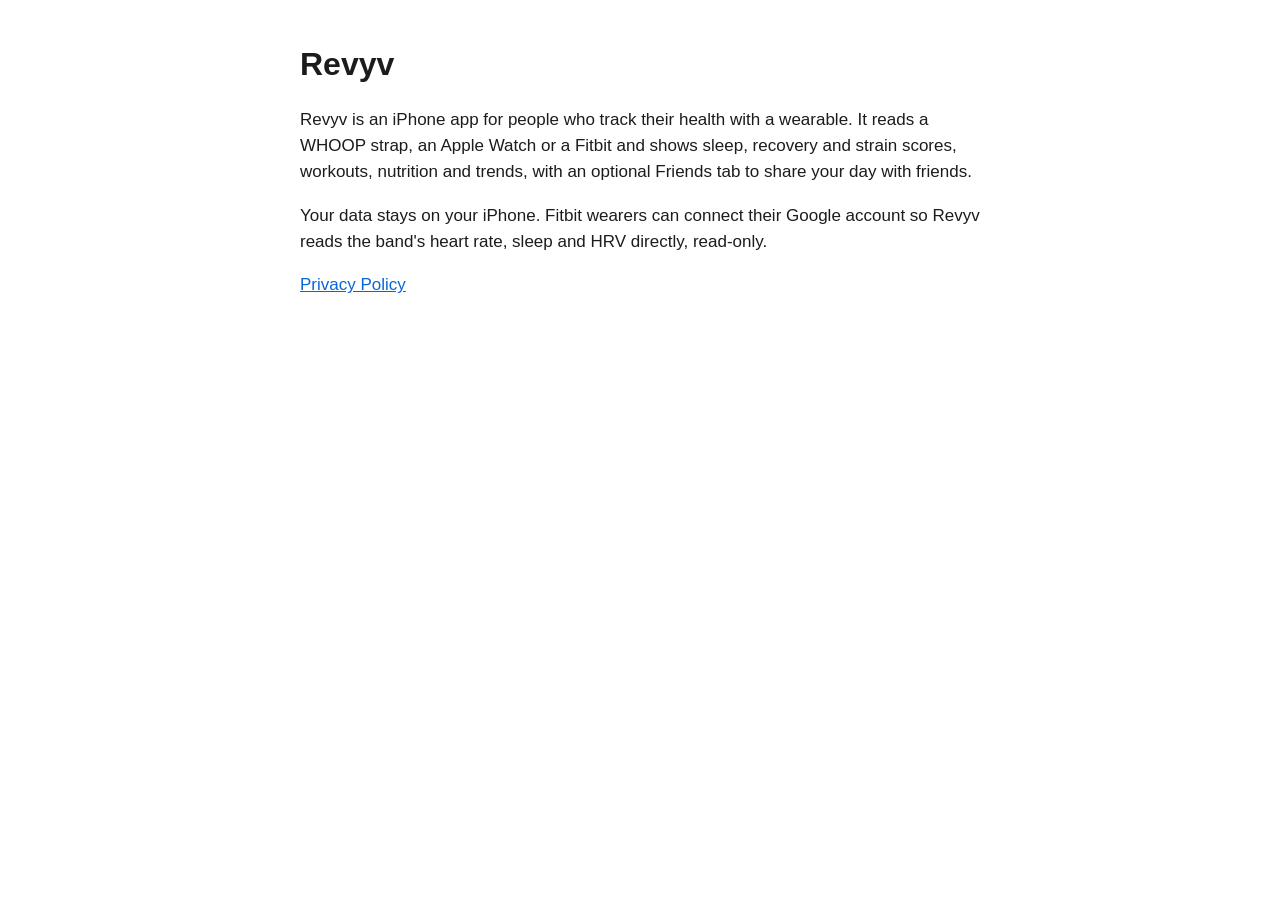
<file: index.html>
<!DOCTYPE html>
<html lang="en">
<head>
<meta charset="utf-8">
<meta name="viewport" content="width=device-width, initial-scale=1">
<title>Revyv</title>
<link rel="stylesheet" href="style.css">
</head>
<body>
<main>
<h1>Revyv</h1>
<p>Revyv is an iPhone app for people who track their health with a wearable. It reads a WHOOP strap, an Apple Watch or a Fitbit and shows sleep, recovery and strain scores, workouts, nutrition and trends, with an optional Friends tab to share your day with friends.</p>
<p>Your data stays on your iPhone. Fitbit wearers can connect their Google account so Revyv reads the band's heart rate, sleep and HRV directly, read-only.</p>
<p><a href="privacy.html">Privacy Policy</a></p>
</main>
</body>
</html>
</file>
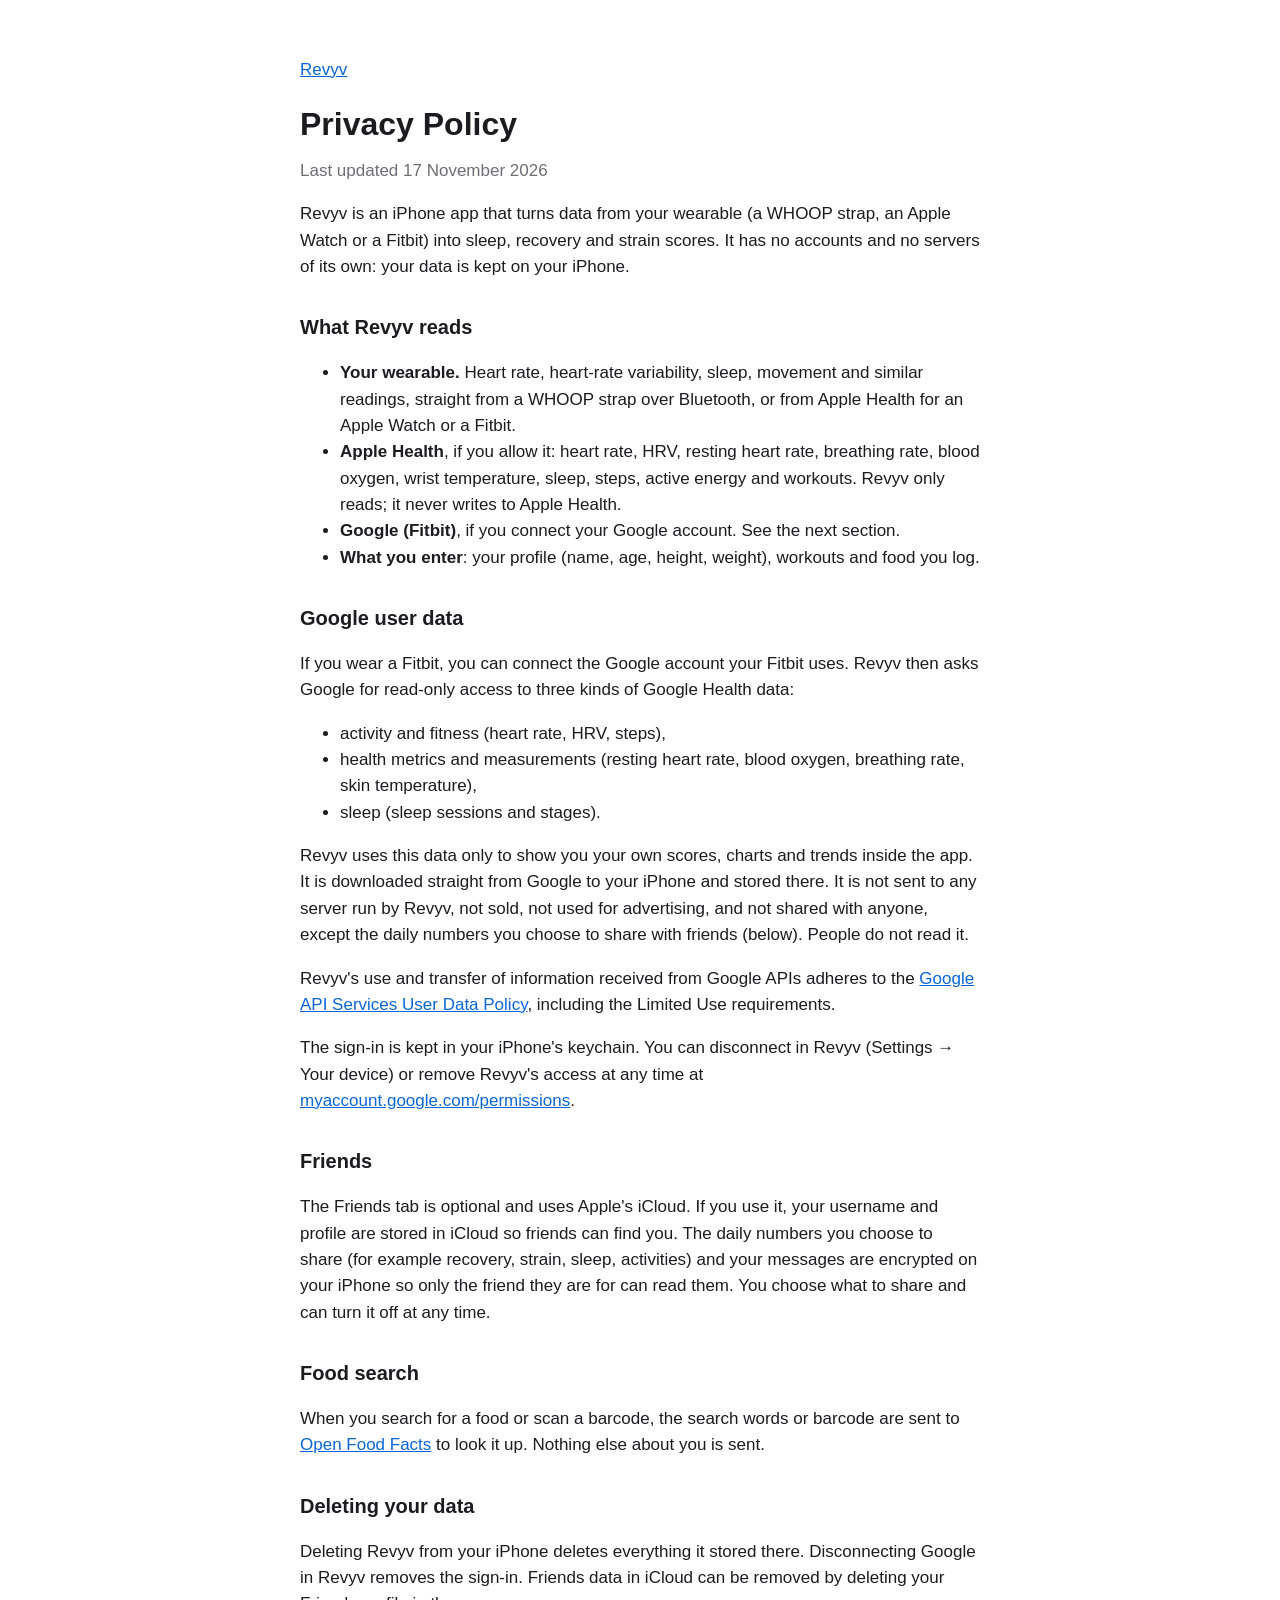
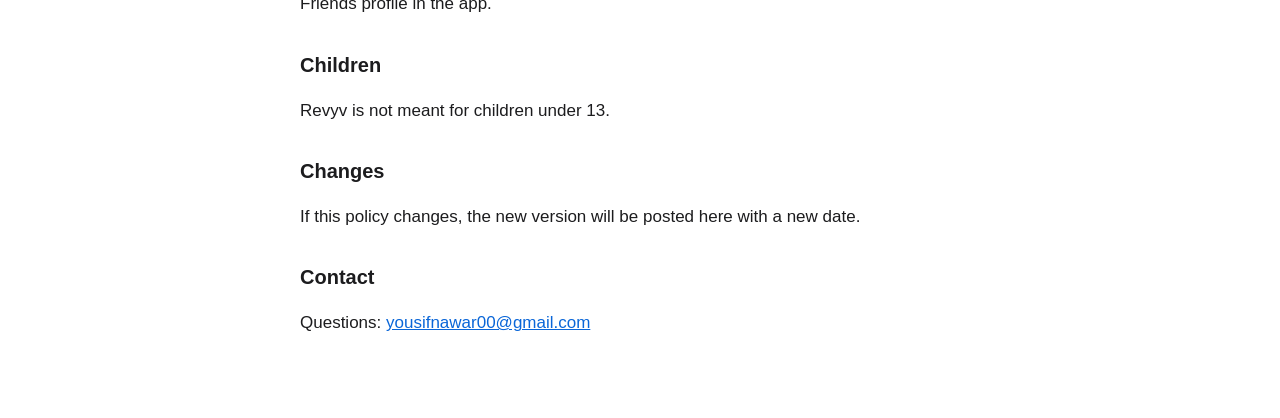
<file: privacy.html>
<!DOCTYPE html>
<html lang="en">
<head>
<meta charset="utf-8">
<meta name="viewport" content="width=device-width, initial-scale=1">
<title>Revyv – Privacy Policy</title>
<link rel="stylesheet" href="style.css">
</head>
<body>
<main>
<p><a href="./">Revyv</a></p>
<h1>Privacy Policy</h1>
<p class="muted">Last updated 17 November 2026</p>

<p>Revyv is an iPhone app that turns data from your wearable (a WHOOP strap, an Apple Watch or a Fitbit) into sleep, recovery and strain scores. It has no accounts and no servers of its own: your data is kept on your iPhone.</p>

<h2>What Revyv reads</h2>
<ul>
<li><strong>Your wearable.</strong> Heart rate, heart-rate variability, sleep, movement and similar readings, straight from a WHOOP strap over Bluetooth, or from Apple Health for an Apple Watch or a Fitbit.</li>
<li><strong>Apple Health</strong>, if you allow it: heart rate, HRV, resting heart rate, breathing rate, blood oxygen, wrist temperature, sleep, steps, active energy and workouts. Revyv only reads; it never writes to Apple Health.</li>
<li><strong>Google (Fitbit)</strong>, if you connect your Google account. See the next section.</li>
<li><strong>What you enter</strong>: your profile (name, age, height, weight), workouts and food you log.</li>
</ul>

<h2>Google user data</h2>
<p>If you wear a Fitbit, you can connect the Google account your Fitbit uses. Revyv then asks Google for read-only access to three kinds of Google Health data:</p>
<ul>
<li>activity and fitness (heart rate, HRV, steps),</li>
<li>health metrics and measurements (resting heart rate, blood oxygen, breathing rate, skin temperature),</li>
<li>sleep (sleep sessions and stages).</li>
</ul>
<p>Revyv uses this data only to show you your own scores, charts and trends inside the app. It is downloaded straight from Google to your iPhone and stored there. It is not sent to any server run by Revyv, not sold, not used for advertising, and not shared with anyone, except the daily numbers you choose to share with friends (below). People do not read it.</p>
<p>Revyv's use and transfer of information received from Google APIs adheres to the <a href="https://developers.google.com/terms/api-services-user-data-policy">Google API Services User Data Policy</a>, including the Limited Use requirements.</p>
<p>The sign-in is kept in your iPhone's keychain. You can disconnect in Revyv (Settings → Your device) or remove Revyv's access at any time at <a href="https://myaccount.google.com/permissions">myaccount.google.com/permissions</a>.</p>

<h2>Friends</h2>
<p>The Friends tab is optional and uses Apple's iCloud. If you use it, your username and profile are stored in iCloud so friends can find you. The daily numbers you choose to share (for example recovery, strain, sleep, activities) and your messages are encrypted on your iPhone so only the friend they are for can read them. You choose what to share and can turn it off at any time.</p>

<h2>Food search</h2>
<p>When you search for a food or scan a barcode, the search words or barcode are sent to <a href="https://world.openfoodfacts.org">Open Food Facts</a> to look it up. Nothing else about you is sent.</p>

<h2>Deleting your data</h2>
<p>Deleting Revyv from your iPhone deletes everything it stored there. Disconnecting Google in Revyv removes the sign-in. Friends data in iCloud can be removed by deleting your Friends profile in the app.</p>

<h2>Children</h2>
<p>Revyv is not meant for children under 13.</p>

<h2>Changes</h2>
<p>If this policy changes, the new version will be posted here with a new date.</p>

<h2>Contact</h2>
<p>Questions: <a href="mailto:yousifnawar00@gmail.com">yousifnawar00@gmail.com</a></p>
</main>
</body>
</html>
</file>
<file: style.css>
body { margin: 0; font: 17px/1.55 -apple-system, BlinkMacSystemFont, "Segoe UI", sans-serif; color: #1c1c1e; background: #fff; }
main { max-width: 680px; margin: 0 auto; padding: 40px 20px 64px; }
h1 { font-size: 32px; margin: 0 0 8px; }
h2 { font-size: 20px; margin: 32px 0 8px; }
a { color: #0a66d8; }
.muted { color: #6e6e73; margin-top: 0; }
@media (prefers-color-scheme: dark) { body { color: #f2f2f7; background: #000; } a { color: #4da3ff; } .muted { color: #98989d; } }
</file>
